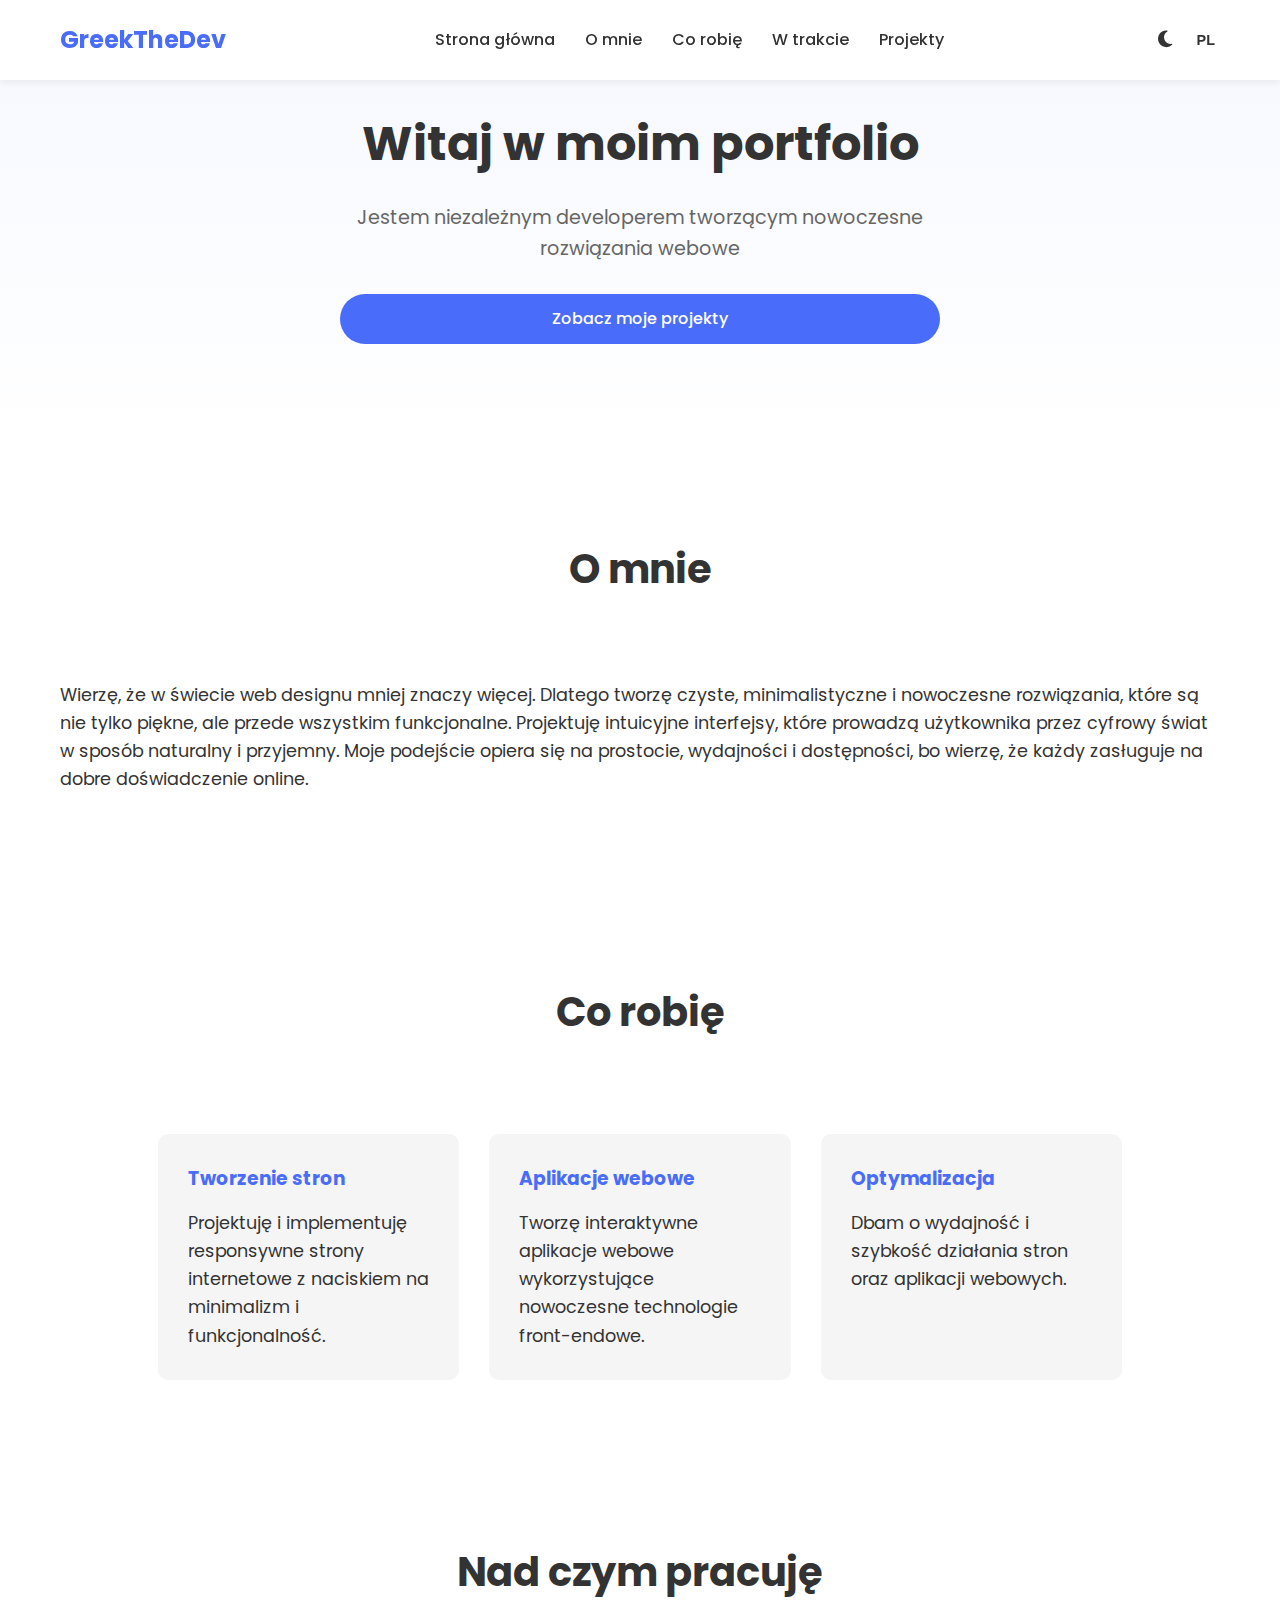
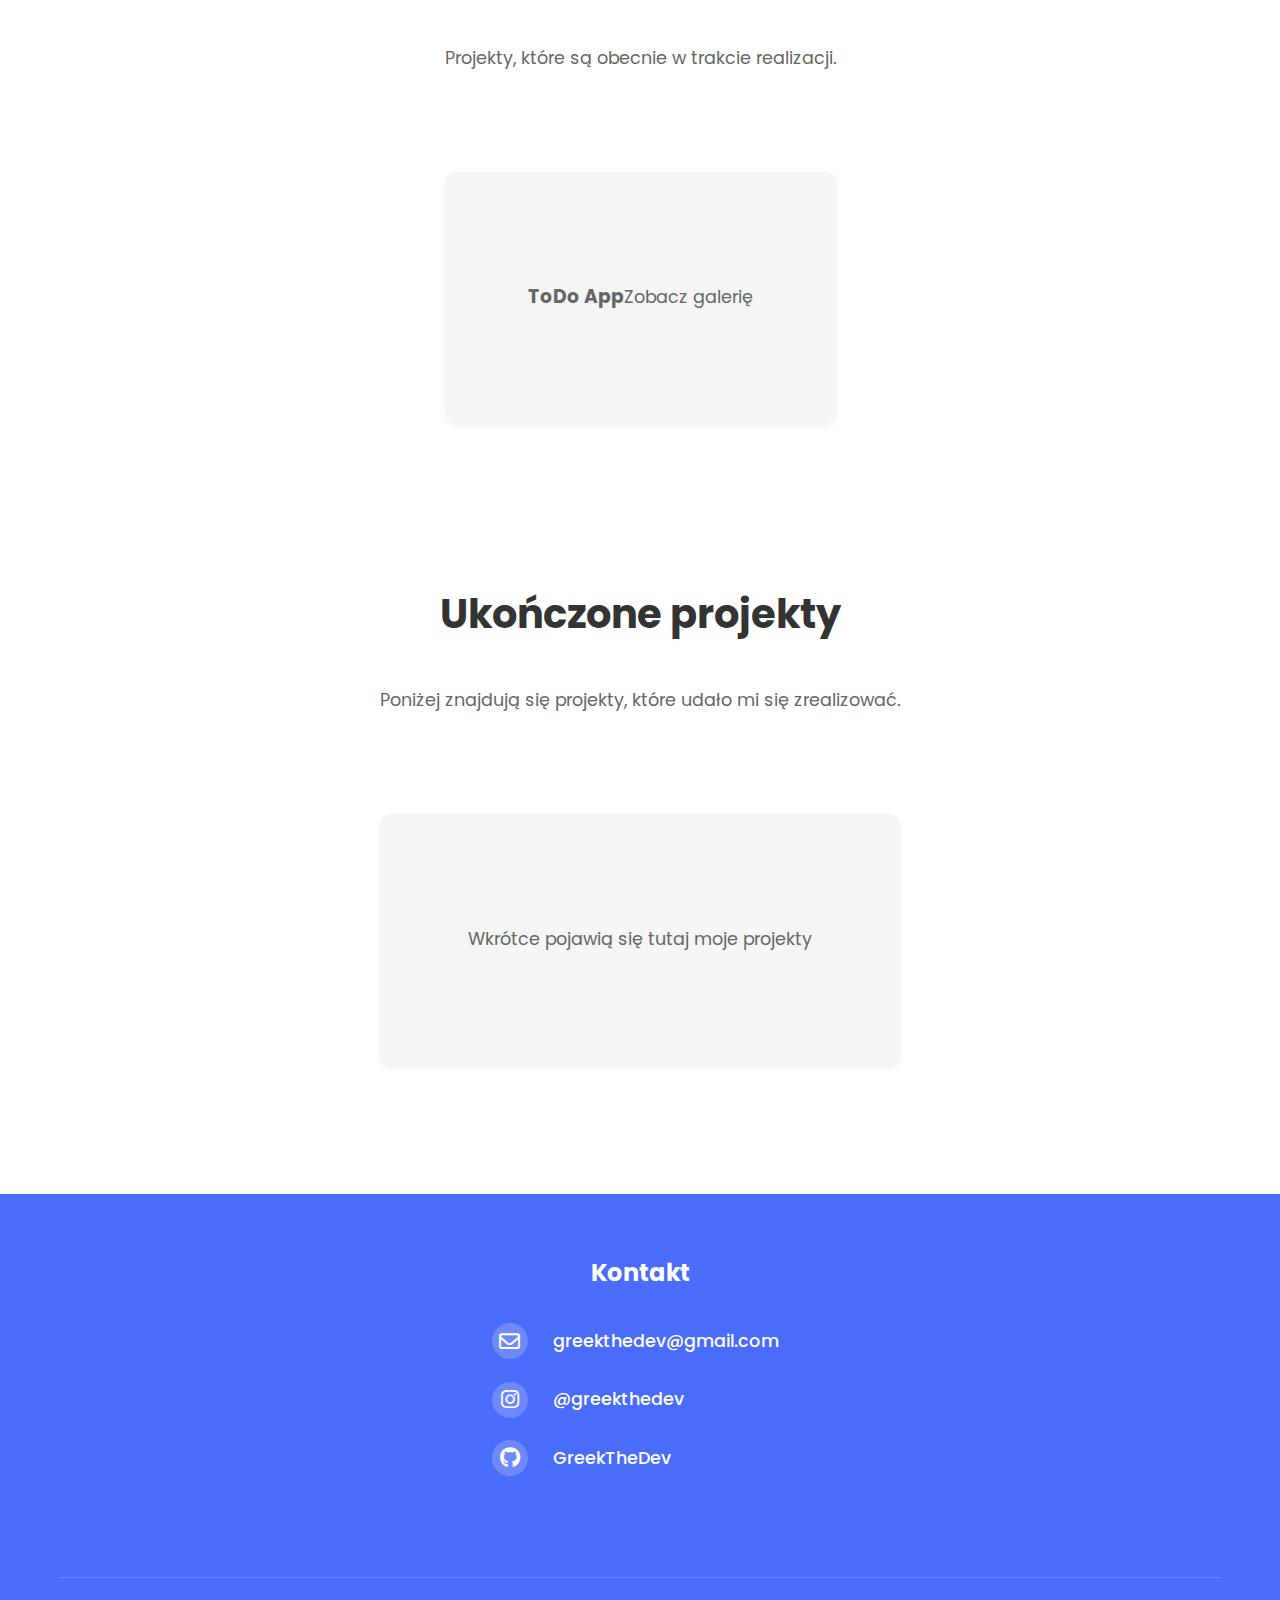
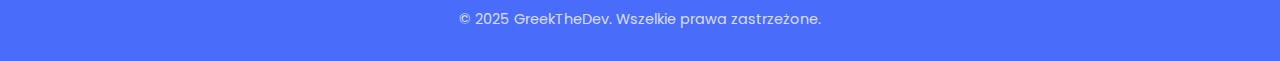
<file: index.html>
<!DOCTYPE html>
<html lang="pl" data-theme="light">
<head>
    <meta charset="UTF-8">
    <meta name="viewport" content="width=device-width, initial-scale=1.0">
    <title>GreekTheDev - Portfolio</title>
    <link rel="stylesheet" href="/styles.css">
    <link rel="preconnect" href="https://fonts.googleapis.com">
    <link rel="preconnect" href="https://fonts.gstatic.com" crossorigin>
    <link href="https://fonts.googleapis.com/css2?family=Poppins:wght@300;400;500;600;700&display=swap" rel="stylesheet">
    <link rel="stylesheet" href="https://cdnjs.cloudflare.com/ajax/libs/font-awesome/6.4.0/css/all.min.css">
    <link rel="icon" type="image/x-icon" href="https://s3.us-east-1.amazonaws.com/files-greekthedev.click/main-landing-page/favicon.ico">
</head>
<body>
    <header class="header">
        <nav>
            <div class="logo">GreekTheDev</div>
            <ul class="nav-links">
                <li><a href="#hero" class="nav-link" data-pl="Strona główna" data-en="Home">Strona główna</a></li>
                <li><a href="#o-mnie" class="nav-link" data-pl="O mnie" data-en="About me">O mnie</a></li>
                <li><a href="#co-robie" class="nav-link" data-pl="Co robię" data-en="What I do">Co robię</a></li>
                <li><a href="#w-trakcie" class="nav-link" data-pl="W trakcie" data-en="In progress">W trakcie</a></li>
                <li><a href="#projekty" class="nav-link" data-pl="Projekty" data-en="Projects">Projekty</a></li>
                
            </ul>
            <div class="nav-right">
                <button class="theme-toggle" aria-label="Toggle dark mode">
                    <i class="fas fa-moon"></i>
                    <i class="fas fa-sun"></i>
                </button>
                <button class="lang-toggle" aria-label="Change language">
                    <span class="lang-icon">PL</span>
                    <span class="lang-icon">EN</span>
                </button>
            </div>
            <div class="hamburger">
                <span></span>
                <span></span>
                <span></span>
            </div>
        </nav>
    </header>

    <main>
        <section id="hero" class="section hero">
            <div class="container">
                <h1 class="translate" data-pl="Witaj w moim portfolio" data-en="Welcome to my portfolio">Witaj w moim portfolio</h1>
                <p class="translate" data-pl="Jestem niezależnym developerem tworzącym nowoczesne rozwiązania webowe" data-en="I'm an independent developer creating modern web solutions">Jestem niezależnym developerem tworzącym nowoczesne rozwiązania webowe</p>
                <a href="#projekty" class="btn-primary translate" data-pl="Zobacz moje projekty" data-en="See my projects">Zobacz moje projekty</a>
            </div>
        </section>

        <section id="o-mnie" class="section">
            <div class="container">
                <h2 class="translate" data-pl="O mnie" data-en="About me">O mnie</h2>
                <div class="content">
                    <div class="text">
                        <p class="translate" data-pl="Wierzę, że w świecie web designu mniej znaczy więcej. Dlatego tworzę czyste, minimalistyczne i nowoczesne rozwiązania, które są nie tylko piękne, ale przede wszystkim funkcjonalne. Projektuję intuicyjne interfejsy, które prowadzą użytkownika przez cyfrowy świat w sposób naturalny i przyjemny. Moje podejście opiera się na prostocie, wydajności i dostępności, bo wierzę, że każdy zasługuje na dobre doświadczenie online." data-en="I believe that in the world of web design, less is more. That's why I create clean, minimalist and modern solutions that are not only beautiful, but above all functional. I design intuitive interfaces that guide the user through the digital world in a natural and pleasant way. My approach is based on simplicity, efficiency and accessibility, because I believe that everyone deserves a good online experience.">Wierzę, że w świecie web designu mniej znaczy więcej. Dlatego tworzę czyste, minimalistyczne i nowoczesne rozwiązania, które są nie tylko piękne, ale przede wszystkim funkcjonalne. Projektuję intuicyjne interfejsy, które prowadzą użytkownika przez cyfrowy świat w sposób naturalny i przyjemny. Moje podejście opiera się na prostocie, wydajności i dostępności, bo wierzę, że każdy zasługuje na dobre doświadczenie online.</p>
                    </div>
                </div>
            </div>
        </section>

        <section id="co-robie" class="section">
            <div class="container">
                <h2 class="translate" data-pl="Co robię" data-en="What I do">Co robię</h2>
                <div class="services-grid">
                    <div class="service-card">
                        <h3 class="translate" data-pl="Tworzenie stron" data-en="Website development">Tworzenie stron</h3>
                        <p class="translate" data-pl="Projektuję i implementuję responsywne strony internetowe z naciskiem na minimalizm i funkcjonalność." data-en="I design and implement responsive websites with an emphasis on minimalism and functionality.">Projektuję i implementuję responsywne strony internetowe z naciskiem na minimalizm i funkcjonalność.</p>
                    </div>
                    <div class="service-card">
                        <h3 class="translate" data-pl="Aplikacje webowe" data-en="Web applications">Aplikacje webowe</h3>
                        <p class="translate" data-pl="Tworzę interaktywne aplikacje webowe wykorzystujące nowoczesne technologie front-endowe." data-en="I create interactive web applications using modern front-end technologies.">Tworzę interaktywne aplikacje webowe wykorzystujące nowoczesne technologie front-endowe.</p>
                    </div>
                    <div class="service-card">
                        <h3 class="translate" data-pl="Optymalizacja" data-en="Optimization">Optymalizacja</h3>
                        <p class="translate" data-pl="Dbam o wydajność i szybkość działania stron oraz aplikacji webowych." data-en="I care about the performance and speed of websites and web applications.">Dbam o wydajność i szybkość działania stron oraz aplikacji webowych.</p>
                    </div>
                </div>
            </div>
        </section>

        <section id="w-trakcie" class="section">
            <div class="container">
                <h2 class="translate" data-pl="Nad czym pracuję" data-en="What I'm working on">Nad czym pracuję</h2>
                <p class="section-desc translate" data-pl="Projekty, które są obecnie w trakcie realizacji." data-en="Projects that are currently in progress.">Projekty, które są obecnie w trakcie realizacji.</p>
                <div class="projects-grid">
                    <div class="project-card todo-project">
                        <a href="https://greekthedev.click/todoapp" class="project-link">
                            <div class="project-placeholder">
                                <h3 class="translate" data-pl="ToDo App" data-en="ToDo App">ToDo App</h3>
                                <p class="translate" data-pl="Zobacz galerię" data-en="View gallery">Zobacz galerię</p>
                            </div>
                        </a>
                    </div>
                </div>
            </div>
        </section>

        <section id="projekty" class="section">
            <div class="container">
                <h2 class="translate" data-pl="Ukończone projekty" data-en="Completed projects">Ukończone projekty</h2>
                <p class="section-desc translate" data-pl="Poniżej znajdują się projekty, które udało mi się zrealizować." data-en="Below are the projects I have completed.">Poniżej znajdują się projekty, które udało mi się zrealizować.</p>
                <div class="projects-grid">
                    <div class="project-card">
                        <div class="project-placeholder">
                            <p class="translate" data-pl="Wkrótce pojawią się tutaj moje projekty" data-en="My projects will appear here soon">Wkrótce pojawią się tutaj moje projekty</p>
                        </div>
                    </div>
                </div>
            </div>
        </section>

        
    </main>

    <footer id="kontakt">
        <div class="container">
            <div class="footer-content">
                <div class="contact-info">
                    <h2 class="translate" data-pl="Kontakt" data-en="Contact">Kontakt</h2>
                    <p class="contact-item"><i class="far fa-envelope"></i> <a href="mailto:greekthedev@gmail.com">greekthedev@gmail.com</a></p>
                    <p class="contact-item"><i class="fab fa-instagram"></i> <a href="https://instagram.com/greekthedev" target="_blank">@greekthedev</a></p>
                    <p class="contact-item"><i class="fab fa-github"></i> <a href="https://github.com/GreekTheDev" target="_blank">GreekTheDev</a></p>
                </div>
            </div>
            <div class="copyright">
                <p class="translate" 
                data-pl="&copy; 2025 GreekTheDev. Wszelkie prawa zastrzeżone." 
                data-en="&copy; 2025 GreekTheDev. All rights reserved.">&copy; 2025 GreekTheDev. Wszelkie prawa zastrzeżone.</p>
            </div>
        </div>
    </footer>

    <script src="/script.js"></script>
</body>
</html>
</file>
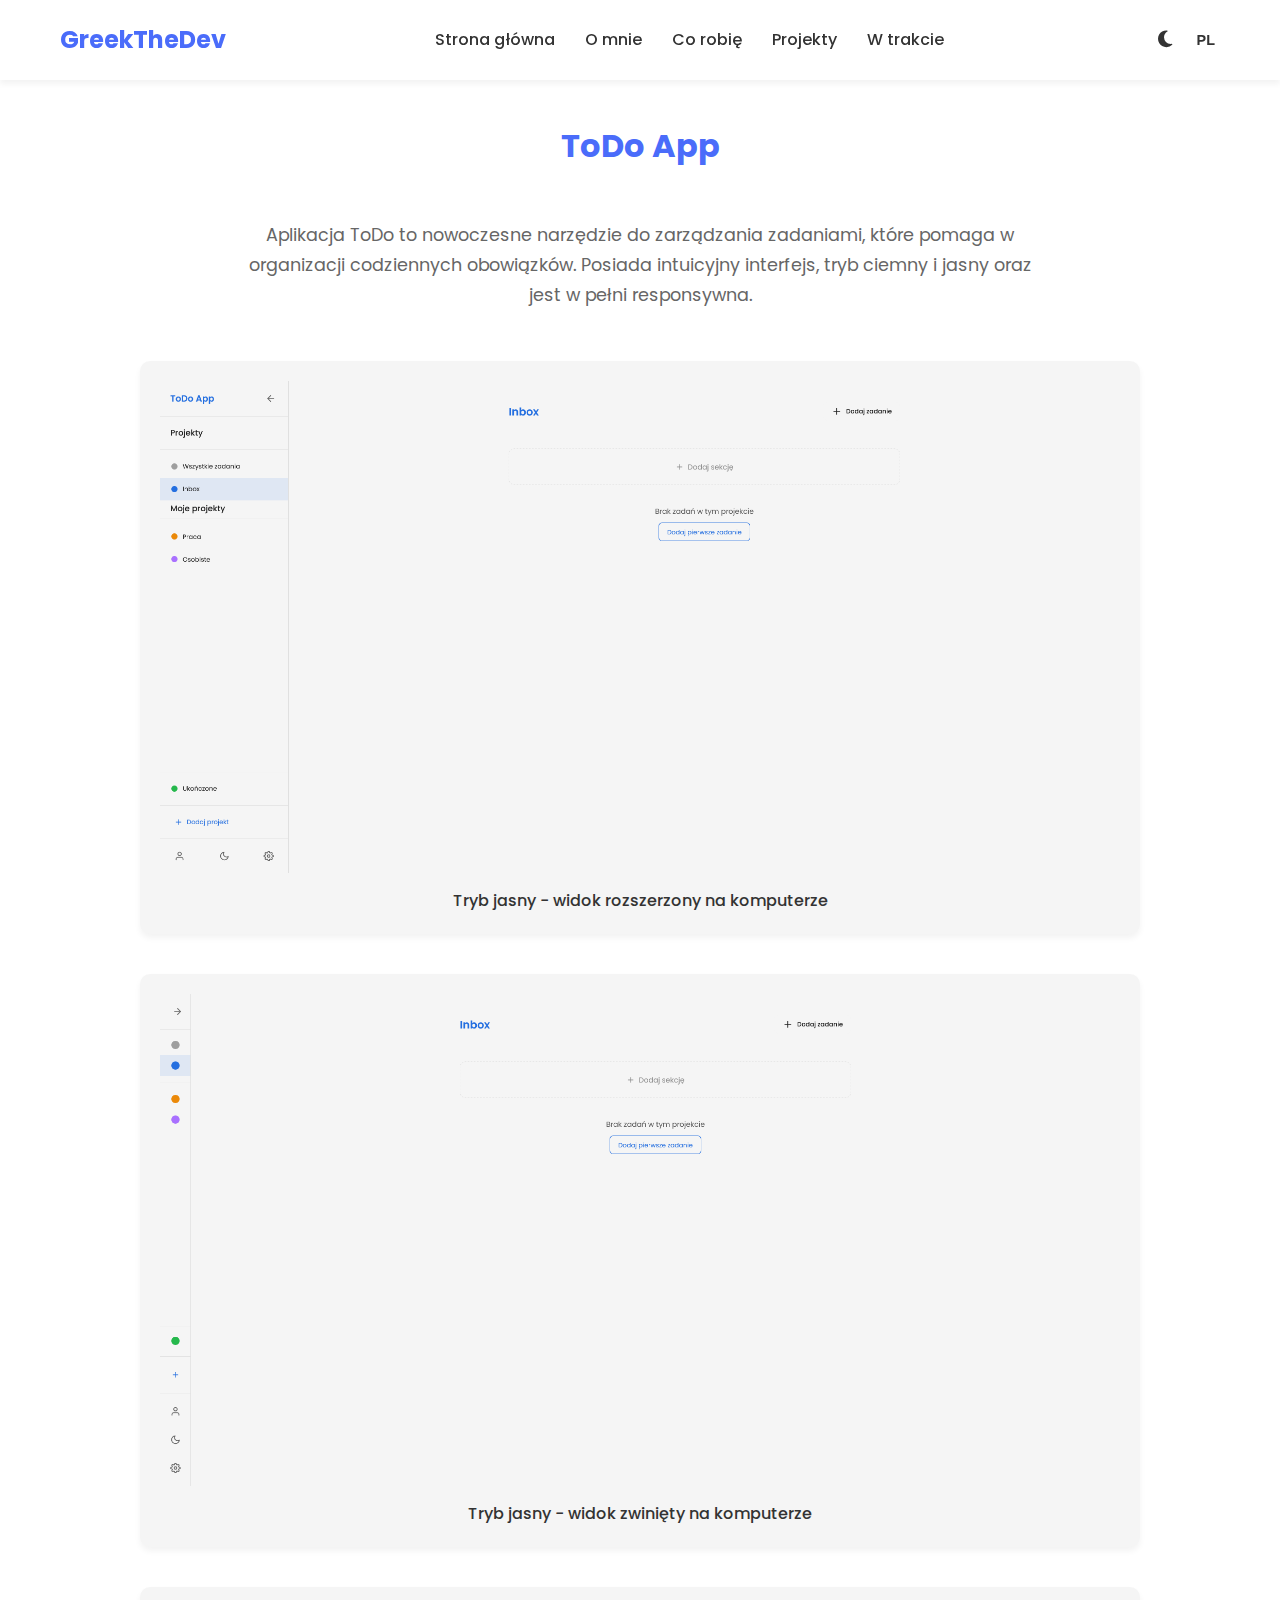
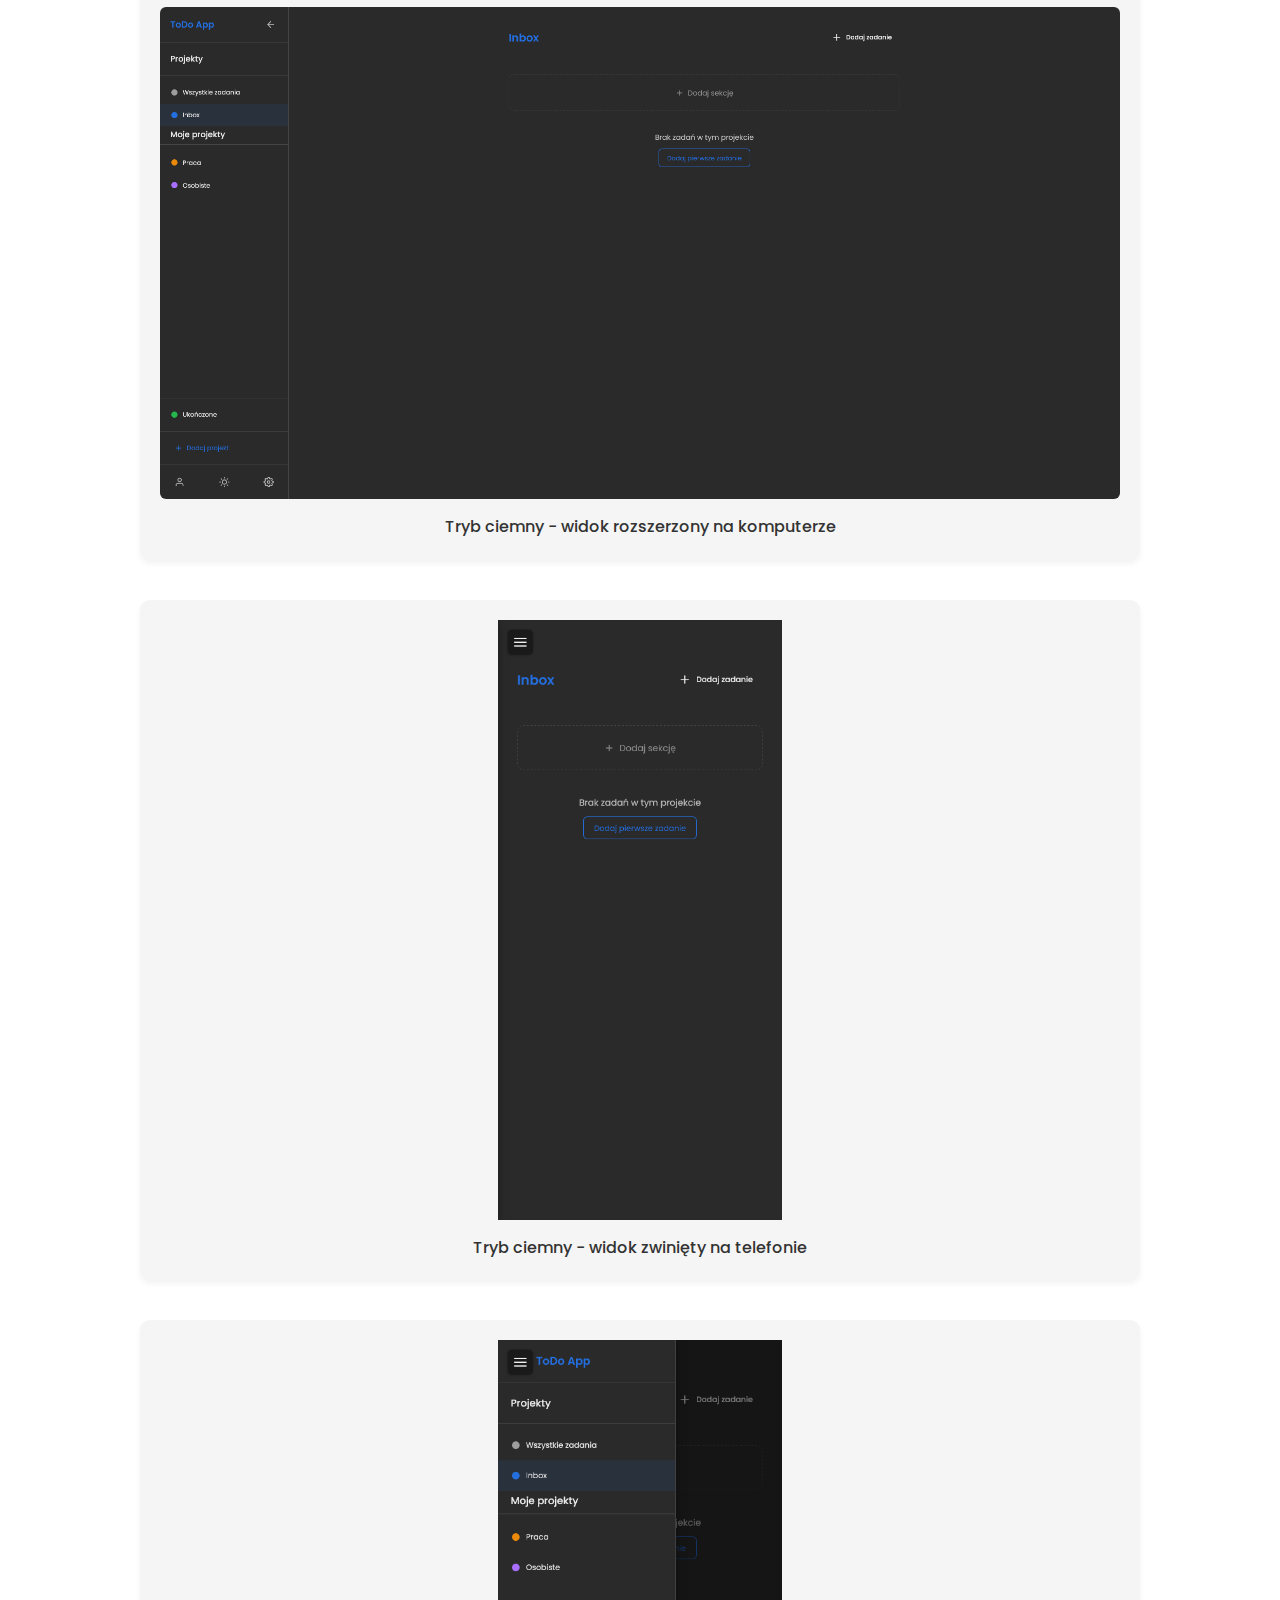
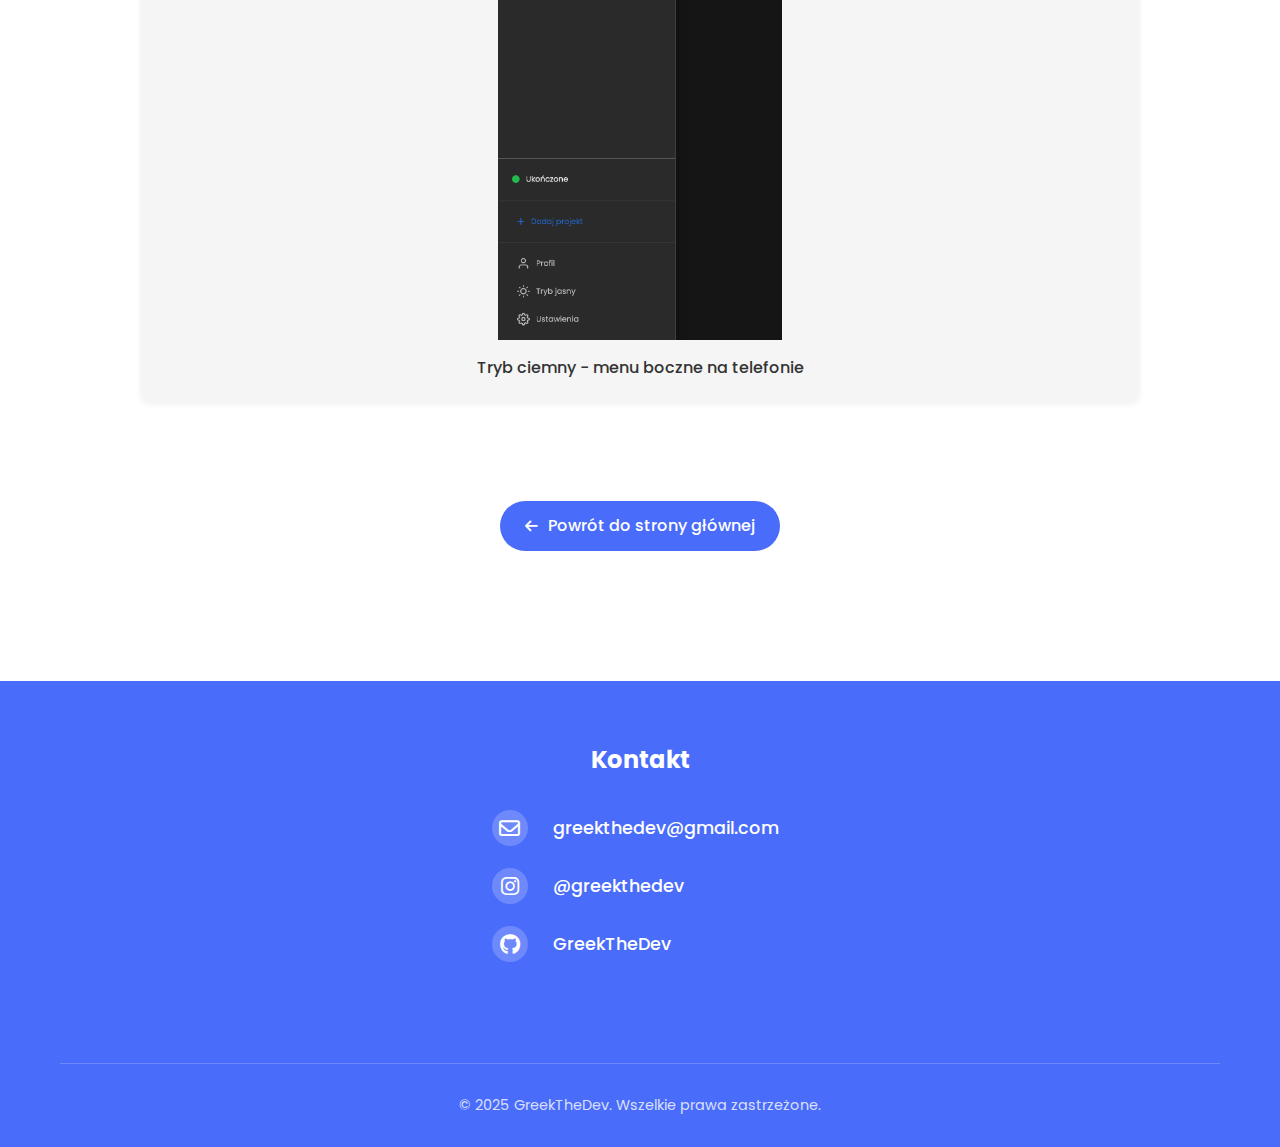
<file: todoapp.html>
<!DOCTYPE html>
<html lang="pl" data-theme="light">
<head>
    <meta charset="UTF-8">
    <meta name="viewport" content="width=device-width, initial-scale=1.0">
    <title>ToDo App - GreekTheDev</title>
    <link rel="stylesheet" href="/styles.css">
    <link rel="preconnect" href="https://fonts.googleapis.com">
    <link rel="preconnect" href="https://fonts.gstatic.com" crossorigin>
    <link href="https://fonts.googleapis.com/css2?family=Poppins:wght@300;400;500;600;700&display=swap" rel="stylesheet">
    <link rel="stylesheet" href="https://cdnjs.cloudflare.com/ajax/libs/font-awesome/6.4.0/css/all.min.css">
    <style>
        .gallery-section {
            padding: 120px 0 80px;
        }
        
        .gallery-header {
            text-align: center;
            margin-bottom: 50px;
            color: var(--primary-color);
        }
        
        .gallery-description {
            max-width: 800px;
            margin: 0 auto 50px;
            text-align: center;
            color: var(--text-light);
            font-size: 1.1rem;
            line-height: 1.7;
        }
        
        /* Nowy layout galerii */
        .gallery-grid {
            display: flex;
            flex-direction: column;
            gap: 40px;
            margin-bottom: 50px;
            max-width: 1000px;
            margin-left: auto;
            margin-right: auto;
        }
        
        .gallery-item {
            border-radius: 10px;
            overflow: hidden;
            box-shadow: var(--shadow);
            transition: var(--transition);
            position: relative;
            background-color: var(--card-background);
            padding: 20px;
        }
        
        .gallery-item:hover {
            transform: translateY(-5px);
        }
        
        .gallery-item img {
            width: 100%;
            height: auto;
            display: block;
            border-radius: 6px;
            max-height: 600px;
            object-fit: contain;
        }
        
        .gallery-caption {
            margin-top: 15px;
            color: var(--text-color);
            font-size: 1rem;
            text-align: center;
            font-weight: 500;
        }
        
        /* Specjalne style dla zdjęć desktopowych i mobilnych */
        .desktop-screenshot img {
            max-height: 500px;
        }
        
        .mobile-screenshot img {
            max-height: 600px;
            max-width: 300px;
            margin: 0 auto;
        }
        
        .back-button {
            display: inline-flex;
            align-items: center;
            gap: 10px;
            background-color: var(--primary-color);
            color: white;
            padding: 12px 25px;
            border-radius: 30px;
            font-weight: 500;
            transition: var(--transition);
            margin-top: 20px;
        }
        
        .back-button:hover {
            background-color: var(--primary-dark);
            transform: translateY(-2px);
        }
        
        .back-button i {
            font-size: 0.9rem;
        }
        
        .back-container {
            text-align: center;
            margin-top: 30px;
        }
        
        @media (max-width: 768px) {
            .gallery-section {
                padding: 100px 0 60px;
            }
            
            .gallery-item {
                padding: 15px;
            }
            
            .desktop-screenshot img,
            .mobile-screenshot img {
                max-height: none;
                max-width: 100%;
            }
        }
    </style>
</head>
<body>
    <header class="header">
        <nav>
            <div class="logo">GreekTheDev</div>
            <ul class="nav-links">
                <li><a href="/#hero" class="nav-link" data-pl="Strona główna" data-en="Home">Strona główna</a></li>
                <li><a href="/#o-mnie" class="nav-link" data-pl="O mnie" data-en="About me">O mnie</a></li>
                <li><a href="/#co-robie" class="nav-link" data-pl="Co robię" data-en="What I do">Co robię</a></li>
                <li><a href="/#projekty" class="nav-link" data-pl="Projekty" data-en="Projects">Projekty</a></li>
                <li><a href="/#w-trakcie" class="nav-link" data-pl="W trakcie" data-en="In progress">W trakcie</a></li>
            </ul>
            <div class="nav-right">
                <button class="theme-toggle" aria-label="Toggle dark mode">
                    <i class="fas fa-moon"></i>
                    <i class="fas fa-sun"></i>
                </button>
                <button class="lang-toggle" aria-label="Change language">
                    <span class="lang-icon">PL</span>
                    <span class="lang-icon">EN</span>
                </button>
            </div>
            <div class="hamburger">
                <span></span>
                <span></span>
                <span></span>
            </div>
        </nav>
    </header>

    <main>
        <section class="gallery-section">
            <div class="container">
                <h1 class="gallery-header translate" data-pl="ToDo App" data-en="ToDo App">ToDo App</h1>
                <p class="gallery-description translate" data-pl="Aplikacja ToDo to nowoczesne narzędzie do zarządzania zadaniami, które pomaga w organizacji codziennych obowiązków. Posiada intuicyjny interfejs, tryb ciemny i jasny oraz jest w pełni responsywna." data-en="The ToDo App is a modern task management tool that helps organize daily responsibilities. It features an intuitive interface, dark and light mode, and is fully responsive.">Aplikacja ToDo to nowoczesne narzędzie do zarządzania zadaniami, które pomaga w organizacji codziennych obowiązków. Posiada intuicyjny interfejs, tryb ciemny i jasny oraz jest w pełni responsywna.</p>
                
                <div class="gallery-grid">
                    <div class="gallery-item desktop-screenshot">
                        <img src="/images/todoapp/todoapp-light-mode-expanded-desktop.png" alt="ToDo App - Tryb jasny, widok rozszerzony na komputerze">
                        <div class="gallery-caption translate" data-pl="Tryb jasny - widok rozszerzony na komputerze" data-en="Light mode - expanded view on desktop">Tryb jasny - widok rozszerzony na komputerze</div>
                    </div>
                    
                    <div class="gallery-item desktop-screenshot">
                        <img src="/images/todoapp/todoapp-light-mode-collapsed-desktop.png" alt="ToDo App - Tryb jasny, widok zwinięty na komputerze">
                        <div class="gallery-caption translate" data-pl="Tryb jasny - widok zwinięty na komputerze" data-en="Light mode - collapsed view on desktop">Tryb jasny - widok zwinięty na komputerze</div>
                    </div>
                    
                    <div class="gallery-item desktop-screenshot">
                        <img src="/images/todoapp/todoapp-night-mode-expanded-desktop.png" alt="ToDo App - Tryb ciemny, widok rozszerzony na komputerze">
                        <div class="gallery-caption translate" data-pl="Tryb ciemny - widok rozszerzony na komputerze" data-en="Dark mode - expanded view on desktop">Tryb ciemny - widok rozszerzony na komputerze</div>
                    </div>
                    
                    <div class="gallery-item mobile-screenshot">
                        <img src="/images/todoapp/todoapp-night-mode-collapsed-mobile.png" alt="ToDo App - Tryb ciemny, widok zwinięty na telefonie">
                        <div class="gallery-caption translate" data-pl="Tryb ciemny - widok zwinięty na telefonie" data-en="Dark mode - collapsed view on mobile">Tryb ciemny - widok zwinięty na telefonie</div>
                    </div>
                    
                    <div class="gallery-item mobile-screenshot">
                        <img src="/images/todoapp/todoapp-night-mode-sidebar-mobile.png" alt="ToDo App - Tryb ciemny, menu boczne na telefonie">
                        <div class="gallery-caption translate" data-pl="Tryb ciemny - menu boczne na telefonie" data-en="Dark mode - sidebar on mobile">Tryb ciemny - menu boczne na telefonie</div>
                    </div>
                </div>
                
                <div class="back-container">
                    <a href="/#w-trakcie" class="back-button translate" data-pl="<i class='fas fa-arrow-left'></i> Powrót do strony głównej" data-en="<i class='fas fa-arrow-left'></i> Back to homepage"><i class="fas fa-arrow-left"></i> Powrót do strony głównej</a>
                </div>
            </div>
        </section>
    </main>

    <footer id="kontakt">
        <div class="container">
            <div class="footer-content">
                <div class="contact-info">
                    <h2 class="translate" data-pl="Kontakt" data-en="Contact">Kontakt</h2>
                    <p class="contact-item"><i class="far fa-envelope"></i> <a href="mailto:greekthedev@gmail.com">greekthedev@gmail.com</a></p>
                    <p class="contact-item"><i class="fab fa-instagram"></i> <a href="https://instagram.com/greekthedev" target="_blank">@greekthedev</a></p>
                    <p class="contact-item"><i class="fab fa-github"></i> <a href="https://github.com/GreekTheDev" target="_blank">GreekTheDev</a></p>
                </div>
            </div>
            <div class="copyright">
                <p class="translate" 
                data-pl="&copy; 2025 GreekTheDev. Wszelkie prawa zastrzeżone." 
                data-en="&copy; 2025 GreekTheDev. All rights reserved.">&copy; 2025 GreekTheDev. Wszelkie prawa zastrzeżone.</p>
            </div>
        </div>
    </footer>

    <script src="/script.js"></script>
</body>
</html>
</file>
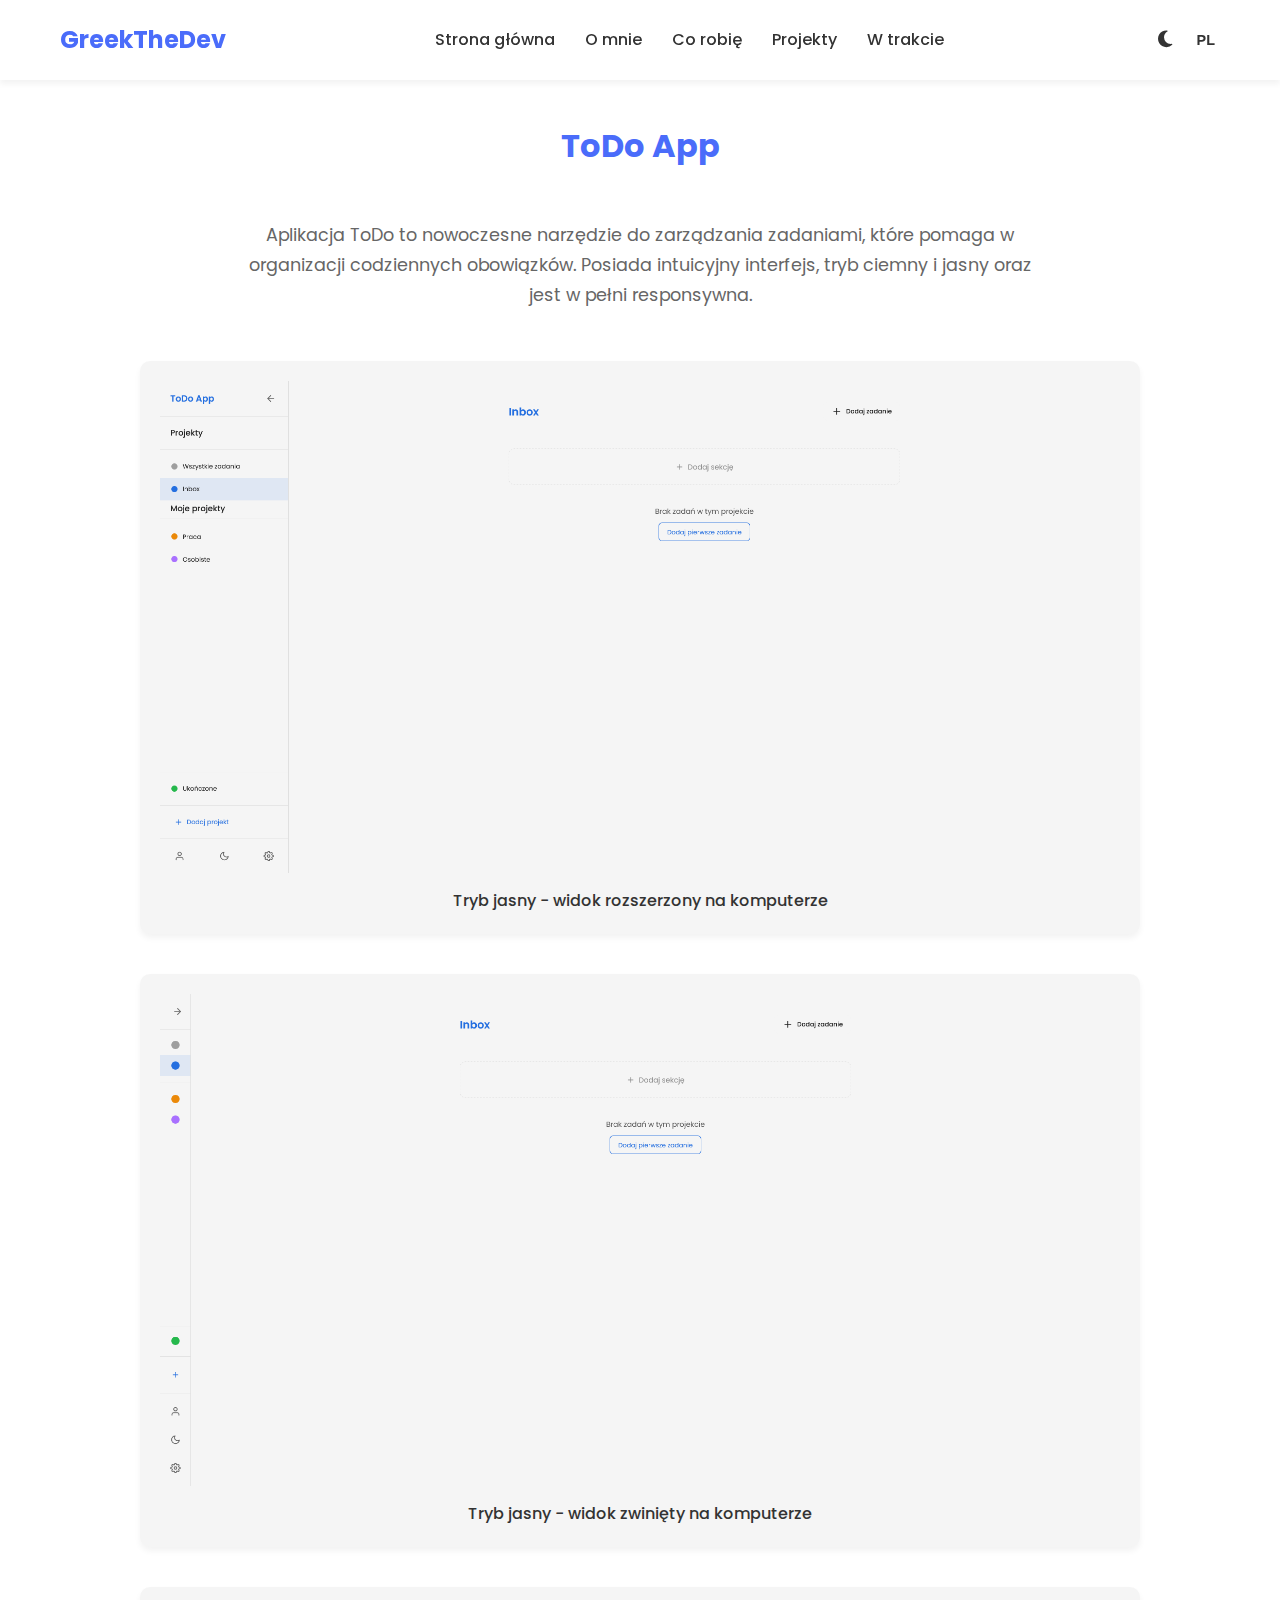
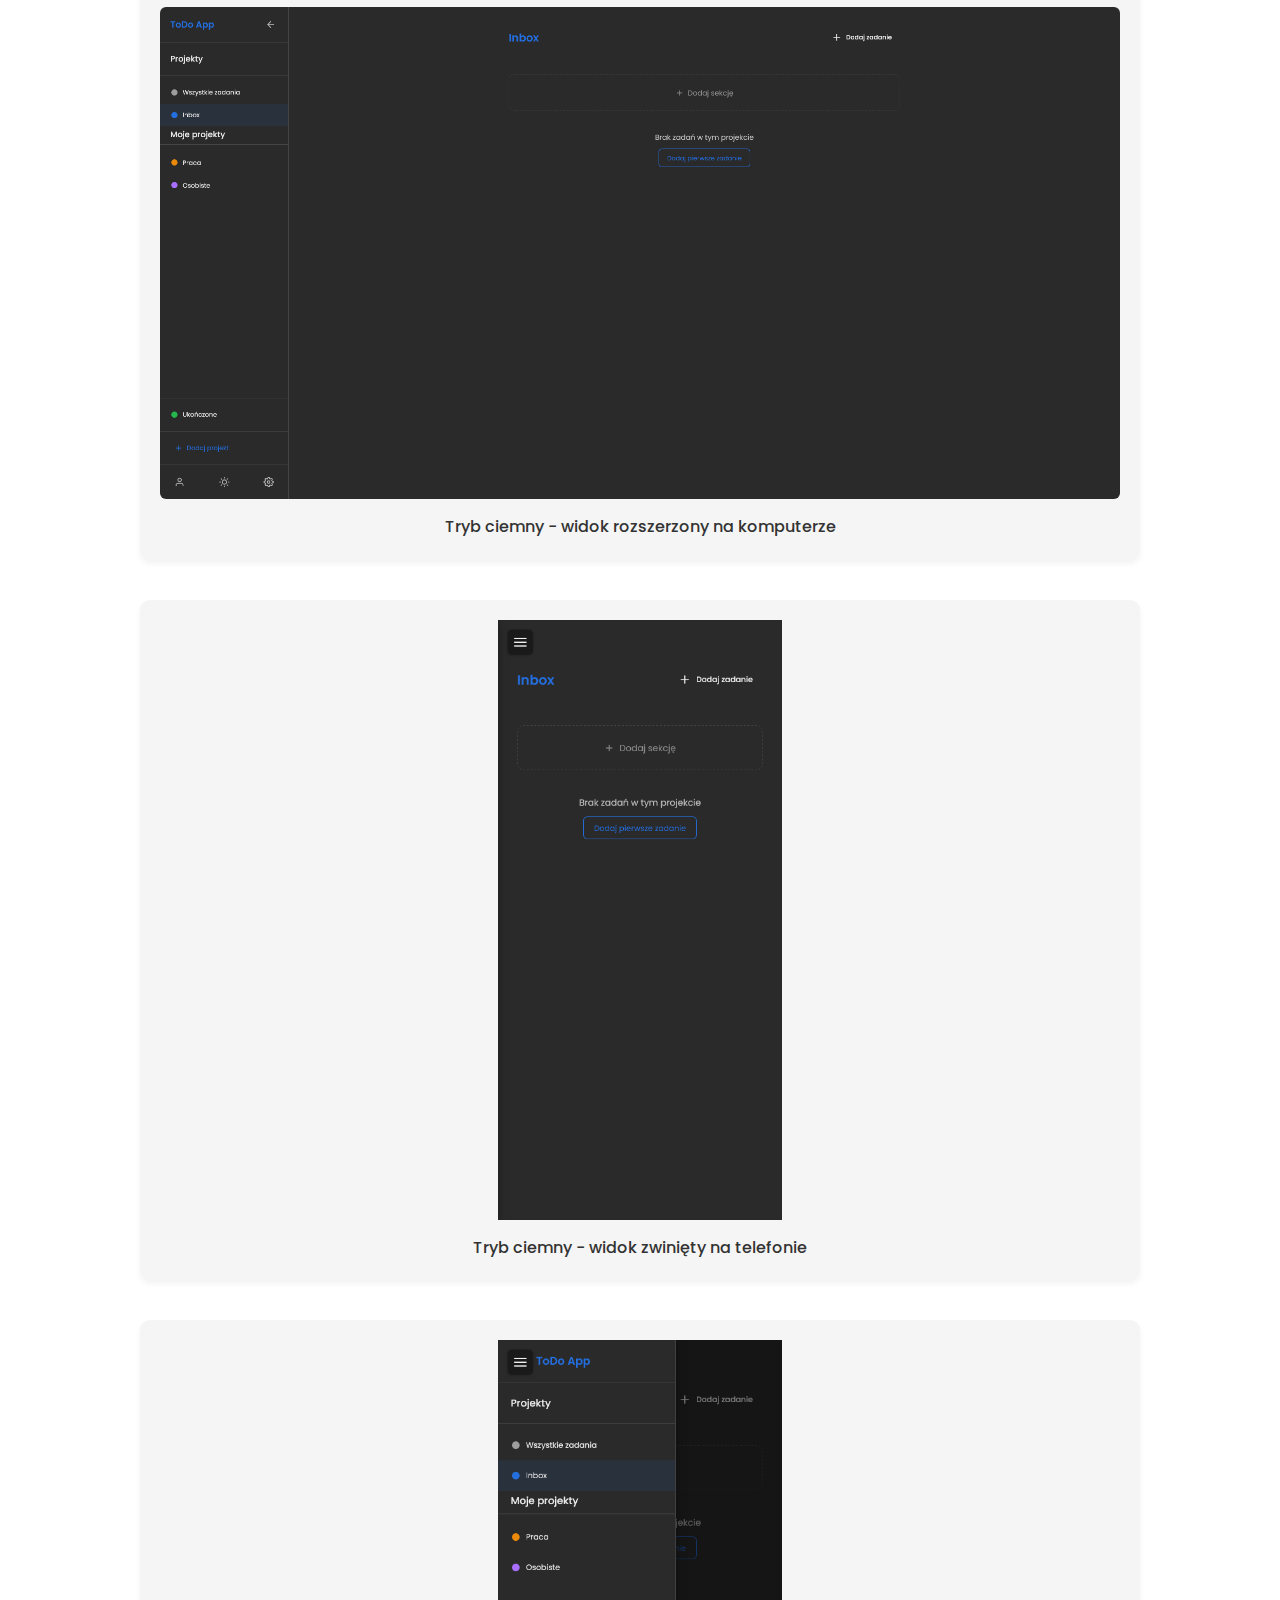
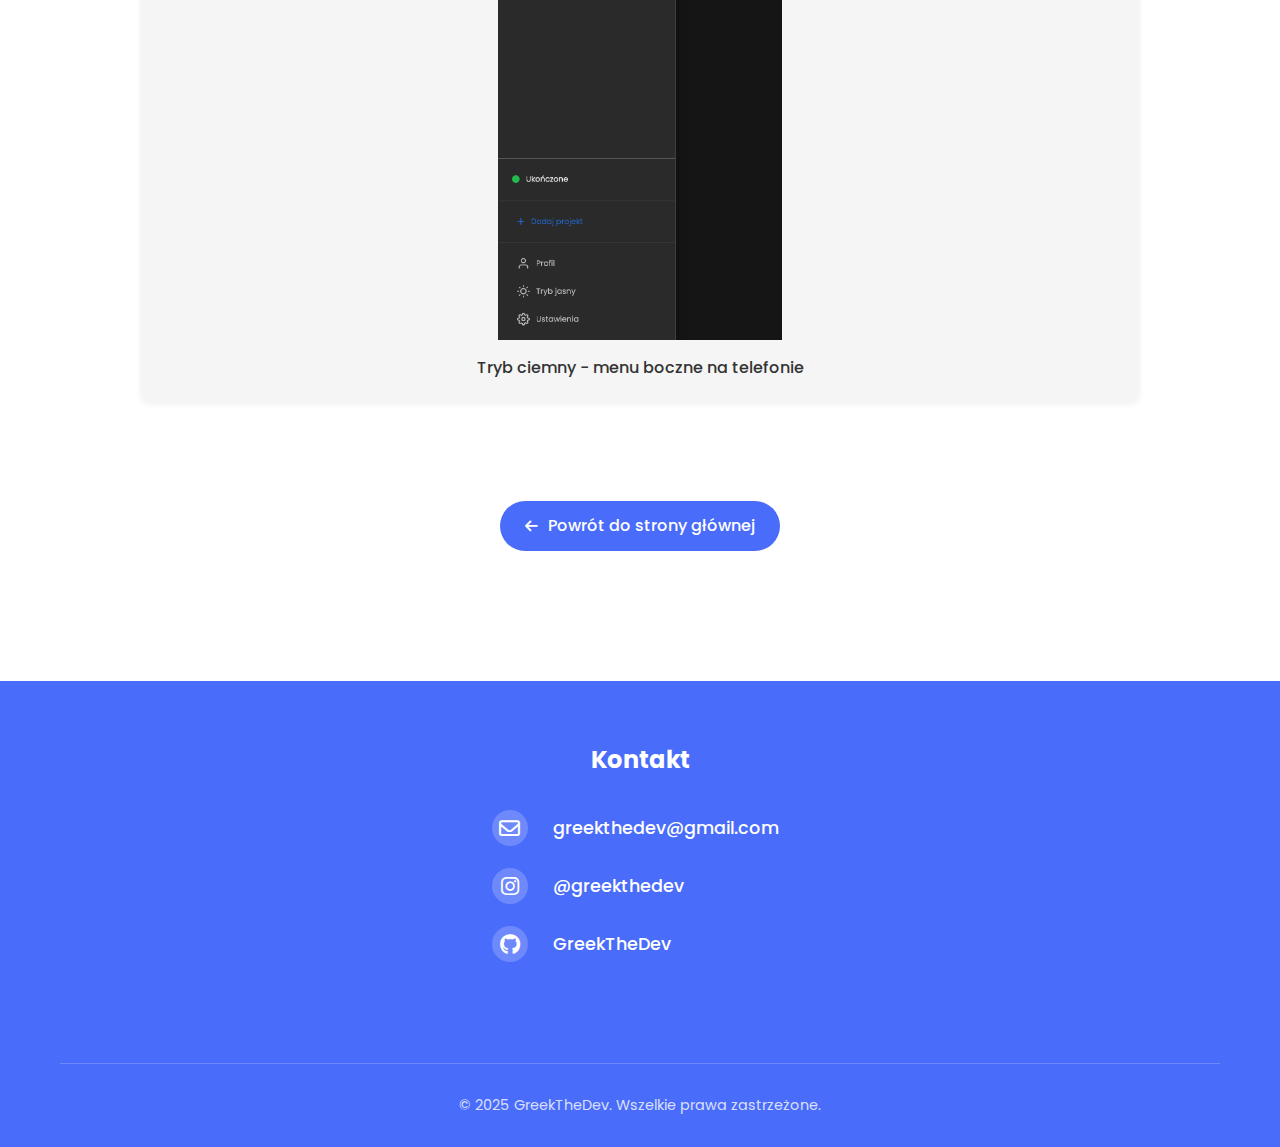
<file: src/pages/todoapp.html>
<!DOCTYPE html>
<html lang="pl" data-theme="light">
<head>
    <meta charset="UTF-8">
    <meta name="viewport" content="width=device-width, initial-scale=1.0">
    <title>ToDo App - GreekTheDev</title>
    <link rel="stylesheet" href="/styles.css">
    <link rel="preconnect" href="https://fonts.googleapis.com">
    <link rel="preconnect" href="https://fonts.gstatic.com" crossorigin>
    <link href="https://fonts.googleapis.com/css2?family=Poppins:wght@300;400;500;600;700&display=swap" rel="stylesheet">
    <link rel="stylesheet" href="https://cdnjs.cloudflare.com/ajax/libs/font-awesome/6.4.0/css/all.min.css">
    <style>
        .gallery-section {
            padding: 120px 0 80px;
        }
        
        .gallery-header {
            text-align: center;
            margin-bottom: 50px;
            color: var(--primary-color);
        }
        
        .gallery-description {
            max-width: 800px;
            margin: 0 auto 50px;
            text-align: center;
            color: var(--text-light);
            font-size: 1.1rem;
            line-height: 1.7;
        }
        
        /* Nowy layout galerii */
        .gallery-grid {
            display: flex;
            flex-direction: column;
            gap: 40px;
            margin-bottom: 50px;
            max-width: 1000px;
            margin-left: auto;
            margin-right: auto;
        }
        
        .gallery-item {
            border-radius: 10px;
            overflow: hidden;
            box-shadow: var(--shadow);
            transition: var(--transition);
            position: relative;
            background-color: var(--card-background);
            padding: 20px;
        }
        
        .gallery-item:hover {
            transform: translateY(-5px);
        }
        
        .gallery-item img {
            width: 100%;
            height: auto;
            display: block;
            border-radius: 6px;
            max-height: 600px;
            object-fit: contain;
        }
        
        .gallery-caption {
            margin-top: 15px;
            color: var(--text-color);
            font-size: 1rem;
            text-align: center;
            font-weight: 500;
        }
        
        /* Specjalne style dla zdjęć desktopowych i mobilnych */
        .desktop-screenshot img {
            max-height: 500px;
        }
        
        .mobile-screenshot img {
            max-height: 600px;
            max-width: 300px;
            margin: 0 auto;
        }
        
        .back-button {
            display: inline-flex;
            align-items: center;
            gap: 10px;
            background-color: var(--primary-color);
            color: white;
            padding: 12px 25px;
            border-radius: 30px;
            font-weight: 500;
            transition: var(--transition);
            margin-top: 20px;
        }
        
        .back-button:hover {
            background-color: var(--primary-dark);
            transform: translateY(-2px);
        }
        
        .back-button i {
            font-size: 0.9rem;
        }
        
        .back-container {
            text-align: center;
            margin-top: 30px;
        }
        
        @media (max-width: 768px) {
            .gallery-section {
                padding: 100px 0 60px;
            }
            
            .gallery-item {
                padding: 15px;
            }
            
            .desktop-screenshot img,
            .mobile-screenshot img {
                max-height: none;
                max-width: 100%;
            }
        }
    </style>
</head>
<body>
    <header class="header">
        <nav>
            <div class="logo">GreekTheDev</div>
            <ul class="nav-links">
                <li><a href="/#hero" class="nav-link" data-pl="Strona główna" data-en="Home">Strona główna</a></li>
                <li><a href="/#o-mnie" class="nav-link" data-pl="O mnie" data-en="About me">O mnie</a></li>
                <li><a href="/#co-robie" class="nav-link" data-pl="Co robię" data-en="What I do">Co robię</a></li>
                <li><a href="/#projekty" class="nav-link" data-pl="Projekty" data-en="Projects">Projekty</a></li>
                <li><a href="/#w-trakcie" class="nav-link" data-pl="W trakcie" data-en="In progress">W trakcie</a></li>
            </ul>
            <div class="nav-right">
                <button class="theme-toggle" aria-label="Toggle dark mode">
                    <i class="fas fa-moon"></i>
                    <i class="fas fa-sun"></i>
                </button>
                <button class="lang-toggle" aria-label="Change language">
                    <span class="lang-icon">PL</span>
                    <span class="lang-icon">EN</span>
                </button>
            </div>
            <div class="hamburger">
                <span></span>
                <span></span>
                <span></span>
            </div>
        </nav>
    </header>

    <main>
        <section class="gallery-section">
            <div class="container">
                <h1 class="gallery-header translate" data-pl="ToDo App" data-en="ToDo App">ToDo App</h1>
                <p class="gallery-description translate" data-pl="Aplikacja ToDo to nowoczesne narzędzie do zarządzania zadaniami, które pomaga w organizacji codziennych obowiązków. Posiada intuicyjny interfejs, tryb ciemny i jasny oraz jest w pełni responsywna." data-en="The ToDo App is a modern task management tool that helps organize daily responsibilities. It features an intuitive interface, dark and light mode, and is fully responsive.">Aplikacja ToDo to nowoczesne narzędzie do zarządzania zadaniami, które pomaga w organizacji codziennych obowiązków. Posiada intuicyjny interfejs, tryb ciemny i jasny oraz jest w pełni responsywna.</p>
                
                <div class="gallery-grid">
                    <div class="gallery-item desktop-screenshot">
                        <img src="/images/todoapp/todoapp-light-mode-expanded-desktop.png" alt="ToDo App - Tryb jasny, widok rozszerzony na komputerze">
                        <div class="gallery-caption translate" data-pl="Tryb jasny - widok rozszerzony na komputerze" data-en="Light mode - expanded view on desktop">Tryb jasny - widok rozszerzony na komputerze</div>
                    </div>
                    
                    <div class="gallery-item desktop-screenshot">
                        <img src="/images/todoapp/todoapp-light-mode-collapsed-desktop.png" alt="ToDo App - Tryb jasny, widok zwinięty na komputerze">
                        <div class="gallery-caption translate" data-pl="Tryb jasny - widok zwinięty na komputerze" data-en="Light mode - collapsed view on desktop">Tryb jasny - widok zwinięty na komputerze</div>
                    </div>
                    
                    <div class="gallery-item desktop-screenshot">
                        <img src="/images/todoapp/todoapp-night-mode-expanded-desktop.png" alt="ToDo App - Tryb ciemny, widok rozszerzony na komputerze">
                        <div class="gallery-caption translate" data-pl="Tryb ciemny - widok rozszerzony na komputerze" data-en="Dark mode - expanded view on desktop">Tryb ciemny - widok rozszerzony na komputerze</div>
                    </div>
                    
                    <div class="gallery-item mobile-screenshot">
                        <img src="/images/todoapp/todoapp-night-mode-collapsed-mobile.png" alt="ToDo App - Tryb ciemny, widok zwinięty na telefonie">
                        <div class="gallery-caption translate" data-pl="Tryb ciemny - widok zwinięty na telefonie" data-en="Dark mode - collapsed view on mobile">Tryb ciemny - widok zwinięty na telefonie</div>
                    </div>
                    
                    <div class="gallery-item mobile-screenshot">
                        <img src="/images/todoapp/todoapp-night-mode-sidebar-mobile.png" alt="ToDo App - Tryb ciemny, menu boczne na telefonie">
                        <div class="gallery-caption translate" data-pl="Tryb ciemny - menu boczne na telefonie" data-en="Dark mode - sidebar on mobile">Tryb ciemny - menu boczne na telefonie</div>
                    </div>
                </div>
                
                <div class="back-container">
                    <a href="/index.html" class="back-button translate" data-pl="<i class='fas fa-arrow-left'></i> Powrót do strony głównej" data-en="<i class='fas fa-arrow-left'></i> Back to homepage"><i class="fas fa-arrow-left"></i> Powrót do strony głównej</a>
                </div>
            </div>
        </section>
    </main>

    <footer id="kontakt">
        <div class="container">
            <div class="footer-content">
                <div class="contact-info">
                    <h2 class="translate" data-pl="Kontakt" data-en="Contact">Kontakt</h2>
                    <p class="contact-item"><i class="far fa-envelope"></i> <a href="mailto:greekthedev@gmail.com">greekthedev@gmail.com</a></p>
                    <p class="contact-item"><i class="fab fa-instagram"></i> <a href="https://instagram.com/greekthedev" target="_blank">@greekthedev</a></p>
                    <p class="contact-item"><i class="fab fa-github"></i> <a href="https://github.com/GreekTheDev" target="_blank">GreekTheDev</a></p>
                </div>
            </div>
            <div class="copyright">
                <p class="translate" 
                data-pl="&copy; 2025 GreekTheDev. Wszelkie prawa zastrzeżone." 
                data-en="&copy; 2025 GreekTheDev. All rights reserved.">&copy; 2025 GreekTheDev. Wszelkie prawa zastrzeżone.</p>
            </div>
        </div>
    </footer>

    <script src="/script.js"></script>
</body>
</html>
</file>
<file: styles.css>
:root {
    /* Zmienne dla trybu jasnego */
    --primary-color: #4a6cfa;
    --primary-dark: #3a5bd9;
    --secondary-color: #f5f5f5;
    --text-color: #333333;
    --text-light: #666666;
    --background-color: #ffffff;
    --card-background: #f5f5f5;
    --border-color: #e0e0e0;
    --shadow: 0 4px 6px rgba(0, 0, 0, 0.05);
    --transition: all 0.3s ease;
    --container-width: 1200px;
    --section-spacing: 0;
}

/* Zmienne dla trybu ciemnego */
html[data-theme="dark"] {
    --primary-color: #6384ff;
    --primary-dark: #4a6cfa;
    --secondary-color: #2a2a2a;
    --text-color: #f5f5f5;
    --text-light: #b0b0b0;
    --background-color: #121212;
    --card-background: #1e1e1e;
    --border-color: #333333;
    --shadow: 0 4px 6px rgba(0, 0, 0, 0.2);
}

* {
    margin: 0;
    padding: 0;
    box-sizing: border-box;
}

html {
    scroll-behavior: smooth;
    scroll-padding-top: 80px; /* Dla zaczepienia o sekcje */
    height: 100%;
}

body {
    font-family: 'Poppins', sans-serif;
    color: var(--text-color);
    line-height: 1.6;
    background-color: var(--background-color);
    transition: background-color 0.3s ease, color 0.3s ease;
}

a {
    text-decoration: none;
    color: inherit;
}

ul {
    list-style: none;
}

.container {
    max-width: var(--container-width);
    margin: 0 auto;
    padding: 0 20px;
    height: 100%;
    display: flex;
    flex-direction: column;
    justify-content: center;
}

/* Nagłówek i nawigacja */
.header {
    position: fixed;
    top: 0;
    left: 0;
    width: 100%;
    background-color: var(--background-color);
    box-shadow: var(--shadow);
    z-index: 1000;
    transition: transform 0.3s ease, background-color 0.3s ease;
}

.header.hidden {
    transform: translateY(-100%);
}

nav {
    display: flex;
    justify-content: space-between;
    align-items: center;
    height: 80px;
    max-width: var(--container-width);
    margin: 0 auto;
    padding: 0 20px;
}

.logo {
    font-size: 1.5rem;
    font-weight: 700;
    color: var(--primary-color);
}

.nav-links {
    display: flex;
    gap: 30px;
}

.nav-links a {
    font-weight: 500;
    transition: var(--transition);
}

.nav-links a:hover {
    color: var(--primary-color);
}

.nav-right {
    display: flex;
    align-items: center;
    gap: 15px;
}

.theme-toggle, .lang-toggle {
    background: none;
    border: none;
    cursor: pointer;
    color: var(--text-color);
    font-size: 1.2rem;
    display: flex;
    align-items: center;
    justify-content: center;
    padding: 5px;
    border-radius: 50%;
    transition: var(--transition);
}

.theme-toggle:hover, .lang-toggle:hover {
    background-color: var(--secondary-color);
}

/* Pokazujemy tylko odpowiednią ikonę w zależności od trybu */
html[data-theme="light"] .theme-toggle .fa-sun,
html[data-theme="dark"] .theme-toggle .fa-moon {
    display: none;
}

/* Pokazujemy tylko odpowiednią flagę w zależności od języka */
html[data-lang="pl"] .lang-toggle span:nth-child(2),
html[data-lang="en"] .lang-toggle span:nth-child(1) {
    display: none;
}

.lang-icon {
    font-weight: 600;
    font-size: 0.9rem;
}

.hamburger {
    display: none;
    flex-direction: column;
    justify-content: space-between;
    width: 30px;
    height: 20px;
    cursor: pointer;
}

.hamburger span {
    display: block;
    height: 3px;
    width: 100%;
    background-color: var(--text-color);
    border-radius: 3px;
    transition: var(--transition);
}

/* Sekcje */
.section {
    min-height: 50vh;
    display: flex;
    align-items: center;
    padding: 80px 0;
    scroll-margin-top: 80px;
}

/* Sekcja hero */
.hero {
    background: linear-gradient(to bottom, rgba(74, 108, 250, 0.05), rgba(255, 255, 255, 0));
    text-align: center;
}

html[data-theme="dark"] .hero {
    background: linear-gradient(to bottom, rgba(74, 108, 250, 0.1), rgba(18, 18, 18, 0));
}

.hero h1 {
    font-size: 3rem;
    margin-bottom: 20px;
}

.hero p {
    font-size: 1.2rem;
    color: var(--text-light);
    margin-bottom: 30px;
    max-width: 600px;
    margin-left: auto;
    margin-right: auto;
}

/* Przyciski */
.btn-primary {
    display: inline-block;
    background-color: var(--primary-color);
    color: white;
    padding: 12px 30px;
    border-radius: 30px;
    font-weight: 500;
    transition: var(--transition);
}

.btn-primary:hover {
    background-color: var(--primary-dark);
    transform: translateY(-2px);
}

.section h2 {
    font-size: 2.5rem;
    margin-bottom: 40px;
    text-align: center;
}

.section-desc {
    text-align: center;
    max-width: 700px;
    margin: 0 auto 50px;
    color: var(--text-light);
    font-size: 1.1rem;
}

.content {
    display: flex;
    gap: 50px;
    margin-top: 40px;
}

.text p {
    margin-bottom: 20px;
    font-size: 1.1rem;
}

/* Siatka usług */
.services-grid {
    display: grid;
    grid-template-columns: repeat(auto-fit, minmax(300px, 1fr));
    gap: 30px;
    margin-top: 50px;
}

.service-card {
    background-color: var(--card-background);
    padding: 30px;
    border-radius: 10px;
    transition: var(--transition);
}

.service-card:hover {
    transform: translateY(-5px);
    box-shadow: var(--shadow);
}

.service-card h3 {
    margin-bottom: 15px;
    color: var(--primary-color);
}

.service-card p {
    font-size: 1.1rem;
}

/* Siatka projektów */
.projects-grid {
    display: grid;
    grid-template-columns: repeat(auto-fit, minmax(350px, 1fr));
    gap: 30px;
    margin-top: 50px;
}

.project-card {
    border-radius: 10px;
    overflow: hidden;
    box-shadow: var(--shadow);
    transition: var(--transition);
}

.project-card:hover {
    transform: translateY(-5px);
}

.project-placeholder {
    height: 250px;
    background-color: var(--card-background);
    display: flex;
    align-items: center;
    justify-content: center;
    text-align: center;
    padding: 20px;
    color: var(--text-light);
}

.project-placeholder p {
    font-size: 1.1rem;
}

/* Stopka */
footer {
    background-color: var(--primary-color);
    color: white;
    padding: 60px 0 30px;
    margin-top: 50px;
}

.footer-content {
    display: flex;
    justify-content: center;
    margin-bottom: 50px;
    width: 100%;
}

.contact-info {
    text-align: center;
    max-width: 600px;
    margin: 0 auto;
}

.contact-info h2 {
    margin-bottom: 30px;
    color: white;
}

.contact-item {
    margin-bottom: 20px;
    display: flex;
    align-items: center;
    justify-content: start;
    gap: 15px;
    font-size: 1.1rem;
}

.contact-item i {
    font-size: 1.3rem;
    color: white;
    width: 36px;
    height: 36px;
    display: flex;
    align-items: center;
    justify-content: center;
    background-color: rgba(255, 255, 255, 0.2);
    border-radius: 50%;
}

.contact-info a {
    color: white;
    transition: var(--transition);
    font-weight: 500;
    padding: 5px 10px;
    border-radius: 5px;
}

.contact-info a:hover {
    background-color: rgba(255, 255, 255, 0.2);
    text-decoration: none;
}

.copyright {
    text-align: center;
    padding-top: 30px;
    margin-top: 30px;
    border-top: 1px solid rgba(255, 255, 255, 0.2);
    color: rgba(255, 255, 255, 0.8);
    font-size: 0.9rem;
}

/* Responsywność */
@media (max-width: 768px) {
    .nav-links {
        position: fixed;
        top: 80px;
        left: 0;
        width: 100%;
        flex-direction: column;
        background-color: var(--background-color);
        padding: 20px;
        gap: 15px;
        box-shadow: var(--shadow);
        transform: translateY(-150%);
        transition: var(--transition);
        z-index: 999;
    }

    .nav-links.active {
        transform: translateY(0);
    }

    .hamburger {
        display: flex;
    }

    .hero h1 {
        font-size: 2.5rem;
    }

    .section h2 {
        font-size: 2rem;
    }

    .content {
        flex-direction: column;
        gap: 30px;
    }

    .footer-content {
        flex-direction: column;
        gap: 30px;
    }
}

@media (max-width: 480px) {
    .hero h1 {
        font-size: 2rem;
    }

    .hero p {
        font-size: 1.05rem;
    }

    .text p, 
    .service-card p, 
    .section-desc, 
    .project-placeholder p {
        font-size: 1.05rem;
    }

    .section {
        padding: 70px 0;
    }

    .projects-grid {
        grid-template-columns: 1fr;
    }
}
</file>
